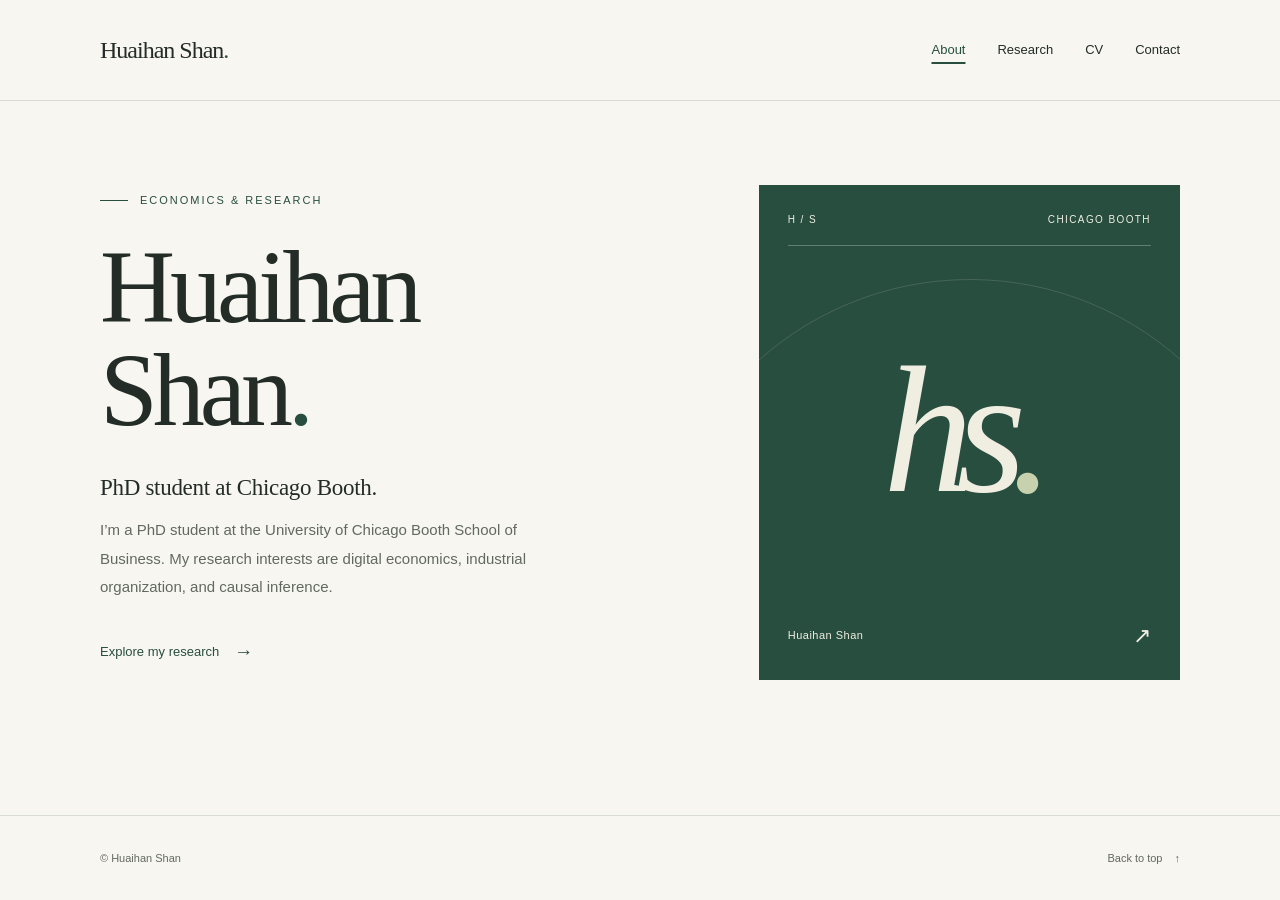
<file: index.html>
<!doctype html>
<html lang="en">
  <head>
    <meta charset="utf-8">
    <meta name="viewport" content="width=device-width, initial-scale=1">
    <meta name="theme-color" content="#f7f6f1">
    <title>Huaihan Shan | Chicago Booth PhD Student</title>
    <meta name="description" content="Huaihan Shan is a PhD student at Chicago Booth interested in digital economics, industrial organization, and causal inference.">
    <link rel="canonical" href="https://sparkle0418.github.io/">
    <meta property="og:type" content="website">
    <meta property="og:title" content="Huaihan Shan | Chicago Booth PhD Student">
    <meta property="og:description" content="PhD student at Chicago Booth. Research interests: digital economics, industrial organization, and causal inference.">
    <meta property="og:url" content="https://sparkle0418.github.io/">
    <meta property="og:site_name" content="Huaihan Shan">
    <meta name="twitter:card" content="summary">
    <link rel="stylesheet" href="styles.css">
    <script type="application/ld+json">
      {
        "@context": "https://schema.org",
        "@type": "Person",
        "name": "Huaihan Shan",
        "jobTitle": "PhD student",
        "affiliation": {
          "@type": "EducationalOrganization",
          "name": "University of Chicago Booth School of Business"
        },
        "email": "mailto:huaihan@uchicago.edu",
        "knowsAbout": ["Digital economics", "Industrial organization", "Causal inference"],
        "url": "https://sparkle0418.github.io/",
        "sameAs": ["https://github.com/Sparkle0418"]
      }
    </script>
  </head>
  <body>
    <a class="skip-link" href="#main">Skip to content</a>

    <header class="site-header">
      <div class="container header-inner">
        <a class="wordmark" href="index.html" aria-label="Huaihan Shan, home">Huaihan Shan<span aria-hidden="true">.</span></a>
        <nav aria-label="Main navigation">
          <a href="index.html" aria-current="page">About</a>
          <a href="research.html">Research</a>
          <a href="cv.html">CV</a>
          <a href="contact.html">Contact</a>
        </nav>
      </div>
    </header>

    <main id="main" class="container">
      <section id="about" class="intro" aria-labelledby="intro-title">
        <div class="intro-copy">
          <p class="eyebrow"><span class="small-line" aria-hidden="true"></span> Economics &amp; research</p>
          <h1 id="intro-title">Huaihan<br>Shan<span class="title-dot">.</span></h1>
          <!-- Update your role, affiliation, and short bio here. -->
          <p class="intro-lead">PhD student at Chicago Booth.</p>
          <p class="intro-description">I’m a PhD student at the University of Chicago Booth School of Business. My research interests are digital economics, industrial organization, and causal inference.</p>
          <a class="text-link" href="research.html">Explore my research <span aria-hidden="true">→</span></a>
        </div>
        <!-- A typographic monogram until you choose to add a portrait. -->
        <div class="identity-card" aria-hidden="true">
          <div class="identity-top"><span>H / S</span><span>CHICAGO BOOTH</span></div>
          <div class="monogram">hs<span>.</span></div>
          <div class="identity-bottom"><span>Huaihan Shan</span><span>↗</span></div>
        </div>
      </section>

    </main>

    <footer class="site-footer">
      <div class="container footer-inner">
        <p>© Huaihan Shan</p>
        <a href="#main">Back to top <span aria-hidden="true">↑</span></a>
      </div>
    </footer>
  </body>
</html>
</file>
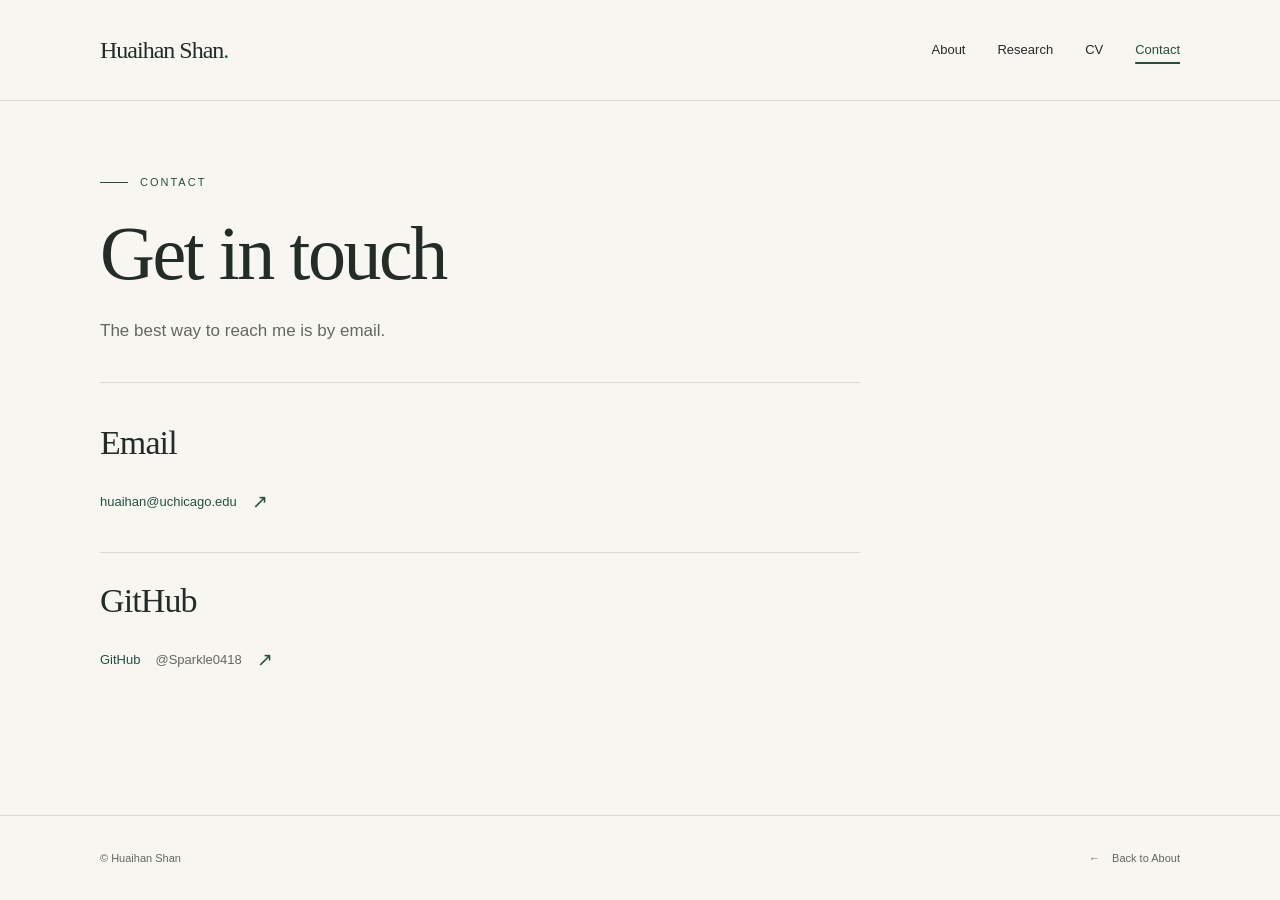
<file: contact.html>
<!doctype html>
<html lang="en">
  <head>
    <meta charset="utf-8">
    <meta name="viewport" content="width=device-width, initial-scale=1">
    <meta name="theme-color" content="#f7f6f1">
    <title>Contact | Huaihan Shan</title>
    <meta name="description" content="Contact Huaihan Shan, a PhD student at Chicago Booth, at huaihan@uchicago.edu.">
    <link rel="canonical" href="https://sparkle0418.github.io/contact.html">
    <meta property="og:type" content="website">
    <meta property="og:title" content="Contact | Huaihan Shan">
    <meta property="og:description" content="Contact Huaihan Shan at huaihan@uchicago.edu.">
    <meta property="og:url" content="https://sparkle0418.github.io/contact.html">
    <meta property="og:site_name" content="Huaihan Shan">
    <meta name="twitter:card" content="summary">
    <link rel="stylesheet" href="styles.css">
  </head>
  <body>
    <a class="skip-link" href="#main">Skip to content</a>

    <header class="site-header">
      <div class="container header-inner">
        <a class="wordmark" href="index.html" aria-label="Huaihan Shan, home">Huaihan Shan<span aria-hidden="true">.</span></a>
        <nav aria-label="Main navigation">
          <a href="index.html">About</a>
          <a href="research.html">Research</a>
          <a href="cv.html">CV</a>
          <a href="contact.html" aria-current="page">Contact</a>
        </nav>
      </div>
    </header>

    <main id="main" class="container content-page">
      <header class="page-heading">
        <p class="eyebrow"><span class="small-line" aria-hidden="true"></span> Contact</p>
        <h1 class="page-title">Get in touch</h1>
        <p class="page-lead">The best way to reach me is by email.</p>
      </header>

      <div class="page-body">
        <section class="page-section" aria-labelledby="email-title">
          <h2 id="email-title">Email</h2>
          <div class="contact-links">
            <a class="text-link" href="mailto:huaihan@uchicago.edu">huaihan@uchicago.edu <span aria-hidden="true">↗</span></a>
          </div>
        </section>
        <section class="page-section" aria-labelledby="github-title">
          <h2 id="github-title">GitHub</h2>
          <div class="contact-links">
            <a class="text-link" href="https://github.com/Sparkle0418">GitHub <span class="link-detail">@Sparkle0418</span> <span aria-hidden="true">↗</span></a>
          </div>
        </section>
      </div>
    </main>

    <footer class="site-footer">
      <div class="container footer-inner">
        <p>© Huaihan Shan</p>
        <a href="index.html"><span aria-hidden="true">←</span> Back to About</a>
      </div>
    </footer>
  </body>
</html>
</file>
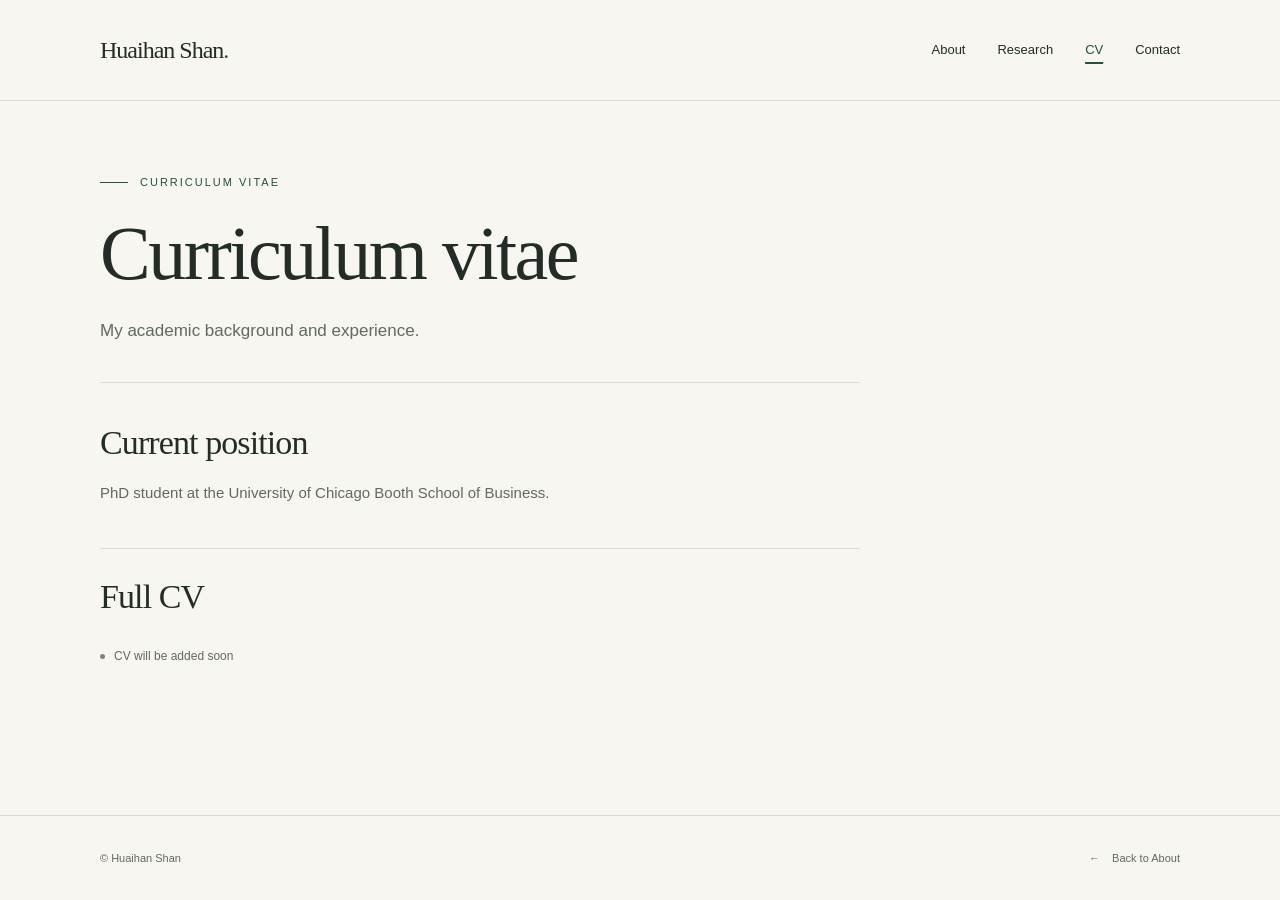
<file: cv.html>
<!doctype html>
<html lang="en">
  <head>
    <meta charset="utf-8">
    <meta name="viewport" content="width=device-width, initial-scale=1">
    <meta name="theme-color" content="#f7f6f1">
    <title>Curriculum vitae | Huaihan Shan</title>
    <meta name="description" content="Academic background and curriculum vitae of Huaihan Shan, a PhD student at Chicago Booth.">
    <link rel="canonical" href="https://sparkle0418.github.io/cv.html">
    <meta property="og:type" content="website">
    <meta property="og:title" content="Curriculum vitae | Huaihan Shan">
    <meta property="og:description" content="Academic background and curriculum vitae of Huaihan Shan, a PhD student at Chicago Booth.">
    <meta property="og:url" content="https://sparkle0418.github.io/cv.html">
    <meta property="og:site_name" content="Huaihan Shan">
    <meta name="twitter:card" content="summary">
    <link rel="stylesheet" href="styles.css">
  </head>
  <body>
    <a class="skip-link" href="#main">Skip to content</a>

    <header class="site-header">
      <div class="container header-inner">
        <a class="wordmark" href="index.html" aria-label="Huaihan Shan, home">Huaihan Shan<span aria-hidden="true">.</span></a>
        <nav aria-label="Main navigation">
          <a href="index.html">About</a>
          <a href="research.html">Research</a>
          <a href="cv.html" aria-current="page">CV</a>
          <a href="contact.html">Contact</a>
        </nav>
      </div>
    </header>

    <main id="main" class="container content-page">
      <header class="page-heading">
        <p class="eyebrow"><span class="small-line" aria-hidden="true"></span> Curriculum vitae</p>
        <h1 class="page-title">Curriculum vitae</h1>
        <p class="page-lead">My academic background and experience.</p>
      </header>

      <div class="page-body">
        <section class="page-section" aria-labelledby="position-title">
          <h2 id="position-title">Current position</h2>
          <p>PhD student at the University of Chicago Booth School of Business.</p>
        </section>
        <section class="page-section" aria-labelledby="full-cv-title">
          <h2 id="full-cv-title">Full CV</h2>
          <!-- Once you add files/cv.pdf, replace the status below with:
               <a class="text-link" href="files/cv.pdf">View CV (PDF) <span aria-hidden="true">↗</span></a>
          -->
          <span class="availability">CV will be added soon</span>
        </section>
      </div>
    </main>

    <footer class="site-footer">
      <div class="container footer-inner">
        <p>© Huaihan Shan</p>
        <a href="index.html"><span aria-hidden="true">←</span> Back to About</a>
      </div>
    </footer>
  </body>
</html>
</file>
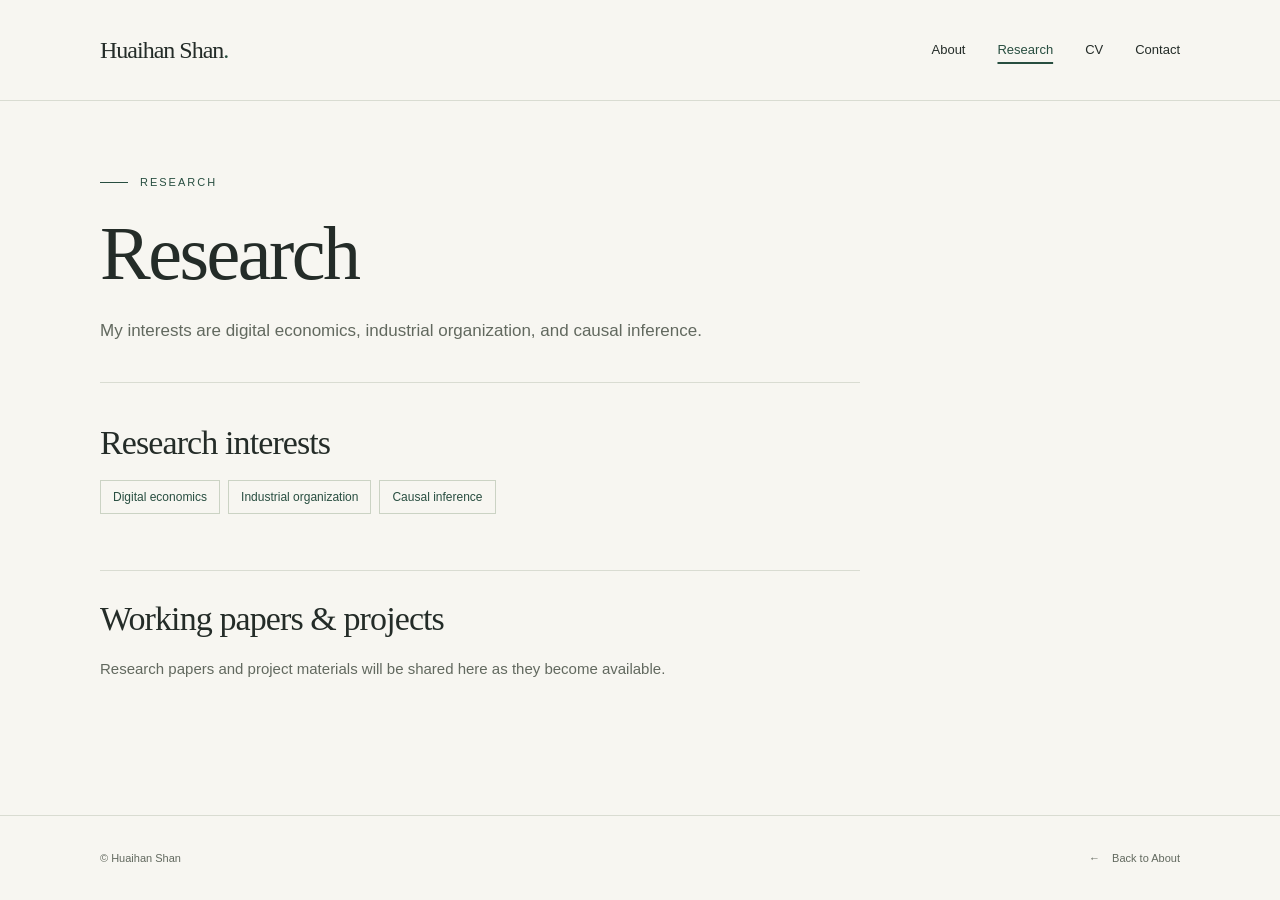
<file: research.html>
<!doctype html>
<html lang="en">
  <head>
    <meta charset="utf-8">
    <meta name="viewport" content="width=device-width, initial-scale=1">
    <meta name="theme-color" content="#f7f6f1">
    <title>Research | Huaihan Shan</title>
    <meta name="description" content="Huaihan Shan’s research interests: digital economics, industrial organization, and causal inference.">
    <link rel="canonical" href="https://sparkle0418.github.io/research.html">
    <meta property="og:type" content="website">
    <meta property="og:title" content="Research | Huaihan Shan">
    <meta property="og:description" content="Research interests: digital economics, industrial organization, and causal inference.">
    <meta property="og:url" content="https://sparkle0418.github.io/research.html">
    <meta property="og:site_name" content="Huaihan Shan">
    <meta name="twitter:card" content="summary">
    <link rel="stylesheet" href="styles.css">
  </head>
  <body>
    <a class="skip-link" href="#main">Skip to content</a>

    <header class="site-header">
      <div class="container header-inner">
        <a class="wordmark" href="index.html" aria-label="Huaihan Shan, home">Huaihan Shan<span aria-hidden="true">.</span></a>
        <nav aria-label="Main navigation">
          <a href="index.html">About</a>
          <a href="research.html" aria-current="page">Research</a>
          <a href="cv.html">CV</a>
          <a href="contact.html">Contact</a>
        </nav>
      </div>
    </header>

    <main id="main" class="container content-page">
      <header class="page-heading">
        <p class="eyebrow"><span class="small-line" aria-hidden="true"></span> Research</p>
        <h1 class="page-title">Research</h1>
        <p class="page-lead">My interests are digital economics, industrial organization, and causal inference.</p>
      </header>

      <div class="page-body">
        <section class="page-section" aria-labelledby="interests-title">
          <h2 id="interests-title">Research interests</h2>
          <!-- Update these research interests as your work develops. -->
          <ul class="research-interests">
            <li>Digital economics</li>
            <li>Industrial organization</li>
            <li>Causal inference</li>
          </ul>
        </section>
        <section class="page-section" aria-labelledby="projects-title">
          <h2 id="projects-title">Working papers &amp; projects</h2>
          <!-- Add papers and project materials here when they are ready to share. -->
          <p>Research papers and project materials will be shared here as they become available.</p>
        </section>
      </div>
    </main>

    <footer class="site-footer">
      <div class="container footer-inner">
        <p>© Huaihan Shan</p>
        <a href="index.html"><span aria-hidden="true">←</span> Back to About</a>
      </div>
    </footer>
  </body>
</html>
</file>
<file: styles.css>
:root {
  color-scheme: light;
  --paper: #f7f6f1;
  --ink: #242c28;
  --muted: #62695f;
  --green: #284e40;
  --line: #d9dcd2;
  --serif: Georgia, "Times New Roman", serif;
  --sans: -apple-system, BlinkMacSystemFont, "Segoe UI", sans-serif;
}

* { box-sizing: border-box; }
html { scroll-behavior: smooth; }
body { display: flex; flex-direction: column; min-height: 100vh; margin: 0; background: var(--paper); color: var(--ink); font-family: var(--sans); font-size: 16px; line-height: 1.7; -webkit-font-smoothing: antialiased; }
main { flex: 1; }
a { color: inherit; text-decoration-thickness: 1px; text-underline-offset: 5px; }
a:hover { color: var(--green); }
a:focus-visible { outline: 2px solid var(--green); outline-offset: 6px; border-radius: 2px; }
::selection { background: #dce6d5; color: var(--green); }
.container { width: min(1080px, calc(100% - 96px)); margin-inline: auto; }
.skip-link { position: fixed; z-index: 10; top: 12px; left: 12px; padding: 10px 18px; background: var(--green); color: white; transform: translateY(-180%); }
.skip-link:focus { transform: translateY(0); color: white; }
.site-header { border-bottom: 1px solid var(--line); }
.header-inner { min-height: 100px; display: flex; align-items: center; justify-content: space-between; gap: 28px; }
.wordmark { font-family: var(--serif); font-size: 24px; letter-spacing: -1px; text-decoration: none; white-space: nowrap; }
.wordmark span { color: var(--green); }
nav { display: flex; align-items: center; gap: 32px; }
nav a { display: inline-flex; align-items: center; gap: 7px; min-height: 44px; font-size: 13px; text-decoration: none; }
nav a:hover { text-decoration: underline; }
nav a[aria-current="page"] { color: var(--green); text-decoration: underline; text-decoration-thickness: 2px; text-underline-offset: 8px; }
section { scroll-margin-top: 32px; }
.intro { display: grid; grid-template-columns: 1.35fr 1fr; align-items: center; gap: 90px; padding-block: 84px 94px; }
.eyebrow { display: flex; align-items: center; gap: 12px; margin: 0 0 26px; color: var(--green); font-size: 11px; letter-spacing: 2px; text-transform: uppercase; }
.small-line { width: 28px; height: 1px; background: var(--green); }
h1, h2, p { margin-top: 0; }
h1 { margin-bottom: 29px; font-family: var(--serif); font-size: clamp(68px, 8.2vw, 104px); font-weight: 400; line-height: .99; letter-spacing: -5px; }
.title-dot { color: var(--green); }
.intro-lead { margin-bottom: 12px; font-family: var(--serif); font-size: 23px; line-height: 1.45; letter-spacing: -.3px; }
.intro-description { max-width: 440px; margin-bottom: 28px; font-size: 15px; line-height: 1.9; color: var(--muted); }
.text-link { display: inline-flex; align-items: center; gap: 15px; min-height: 44px; color: var(--green); font-size: 13px; font-weight: 500; text-decoration: none; }
.text-link:hover { text-decoration: underline; }
.text-link > span:last-child { font-size: 19px; line-height: 1; }
.identity-card { position: relative; display: flex; flex-direction: column; justify-content: space-between; aspect-ratio: 4 / 4.7; padding: 26px 29px; color: #f0eee1; background: var(--green); overflow: hidden; }
.identity-card::before { content: ""; position: absolute; width: 150%; aspect-ratio: 1; left: -25%; top: 19%; border: 1px solid #698273; border-radius: 50%; opacity: .45; }
.identity-top, .identity-bottom { position: relative; display: flex; align-items: center; justify-content: space-between; gap: 12px; font-size: 10px; letter-spacing: 1.4px; }
.identity-top { padding-bottom: 17px; border-bottom: 1px solid #64816f; }
.monogram { position: relative; text-align: center; font-family: var(--serif); font-size: clamp(115px, 15vw, 180px); font-style: italic; line-height: 1; letter-spacing: -17px; padding-right: 18px; }
.monogram span { color: #c8d1ae; }
.identity-bottom { font-size: 11px; letter-spacing: .5px; }
.identity-bottom span:last-child { font-size: 22px; }
h2 { margin-bottom: 16px; font-family: var(--serif); font-size: 34px; font-weight: 400; line-height: 1.2; letter-spacing: -.9px; }
.content-page { padding-block: 72px 84px; }
.page-heading { max-width: 760px; margin-bottom: 12px; padding-bottom: 36px; border-bottom: 1px solid var(--line); }
.page-heading .eyebrow { margin-bottom: 20px; }
.page-title { font-size: clamp(48px, 6vw, 76px); line-height: 1.1; letter-spacing: -2.5px; margin-bottom: 22px; overflow-wrap: break-word; }
.page-lead { max-width: 640px; margin-bottom: 0; color: var(--muted); font-size: 17px; }
.page-body { max-width: 760px; }
.page-section { padding-block: 28px; }
.page-section + .page-section { border-top: 1px solid var(--line); }
.page-section > p { max-width: 640px; color: var(--muted); font-size: 15px; }
.research-interests { display: flex; flex-wrap: wrap; gap: 8px; padding: 0; margin: 0 0 28px; list-style: none; }
.research-interests li { padding: 6px 12px; border: 1px solid #cbd3c4; color: var(--green); font-size: 12px; }
.availability { display: inline-flex; align-items: center; min-height: 44px; color: var(--muted); font-size: 12px; }
.availability::before { content: ""; width: 5px; height: 5px; border-radius: 50%; margin-right: 9px; background: #7c876f; }
.link-detail { color: var(--muted); font-weight: 400; }
.contact-links { display: flex; align-items: flex-start; flex-direction: column; gap: 2px; }
.site-footer { border-top: 1px solid var(--line); }
.footer-inner { display: flex; align-items: center; justify-content: space-between; gap: 20px; min-height: 84px; font-size: 11px; color: var(--muted); }
.footer-inner p { margin: 0; }
.footer-inner a { display: inline-flex; align-items: center; min-height: 44px; gap: 12px; text-decoration: none; }
.footer-inner a:hover { text-decoration: underline; }

@media (min-width: 1440px) {
  .intro { gap: 120px; }
}

@media (max-width: 800px) {
  .container { width: calc(100% - 64px); }
  .header-inner { min-height: 88px; }
  nav { gap: 21px; }
  .intro { gap: 44px; padding-block: 64px 72px; }
  h1 { font-size: 76px; }
  .intro-lead { font-size: 21px; }
  .identity-card { padding: 21px; }
  .identity-top { font-size: 8px; letter-spacing: .8px; }
  .monogram { font-size: 120px; letter-spacing: -12px; }
  .content-page { padding-block: 56px 64px; }
  h2 { font-size: 29px; }
}

@media (max-width: 600px) {
  .container { width: calc(100% - 40px); }
  .header-inner { flex-wrap: wrap; gap: 0; padding-top: 16px; padding-bottom: 8px; }
  .wordmark { font-size: 23px; }
  nav { width: 100%; justify-content: space-between; gap: 12px; margin-top: 7px; }
  nav a { font-size: 12px; }
  .intro { grid-template-columns: 1fr; gap: 36px; padding-block: 45px 48px; }
  .eyebrow { margin-bottom: 22px; }
  h1 { font-size: clamp(68px, 18vw, 86px); letter-spacing: -3px; margin-bottom: 25px; }
  .intro-description { margin-bottom: 17px; }
  .identity-card { aspect-ratio: auto; min-height: 240px; padding: 20px 24px; }
  .identity-top { font-size: 9px; letter-spacing: 1.2px; }
  .identity-card::before { width: 100%; left: 0; top: 27%; }
  .monogram { font-size: 106px; letter-spacing: -10px; margin-block: 9px; }
  .identity-bottom { font-size: 10px; }
  .content-page { padding-block: 42px 48px; }
  .page-heading { padding-bottom: 28px; }
  .page-title { font-size: 48px; letter-spacing: -1.8px; }
  .page-lead { font-size: 15px; }
  .page-section { padding-block: 24px; }
  h2 { font-size: 30px; }
  .footer-inner { min-height: 76px; }
}

@media (prefers-reduced-motion: reduce) {
  html { scroll-behavior: auto; }
}
</file>
